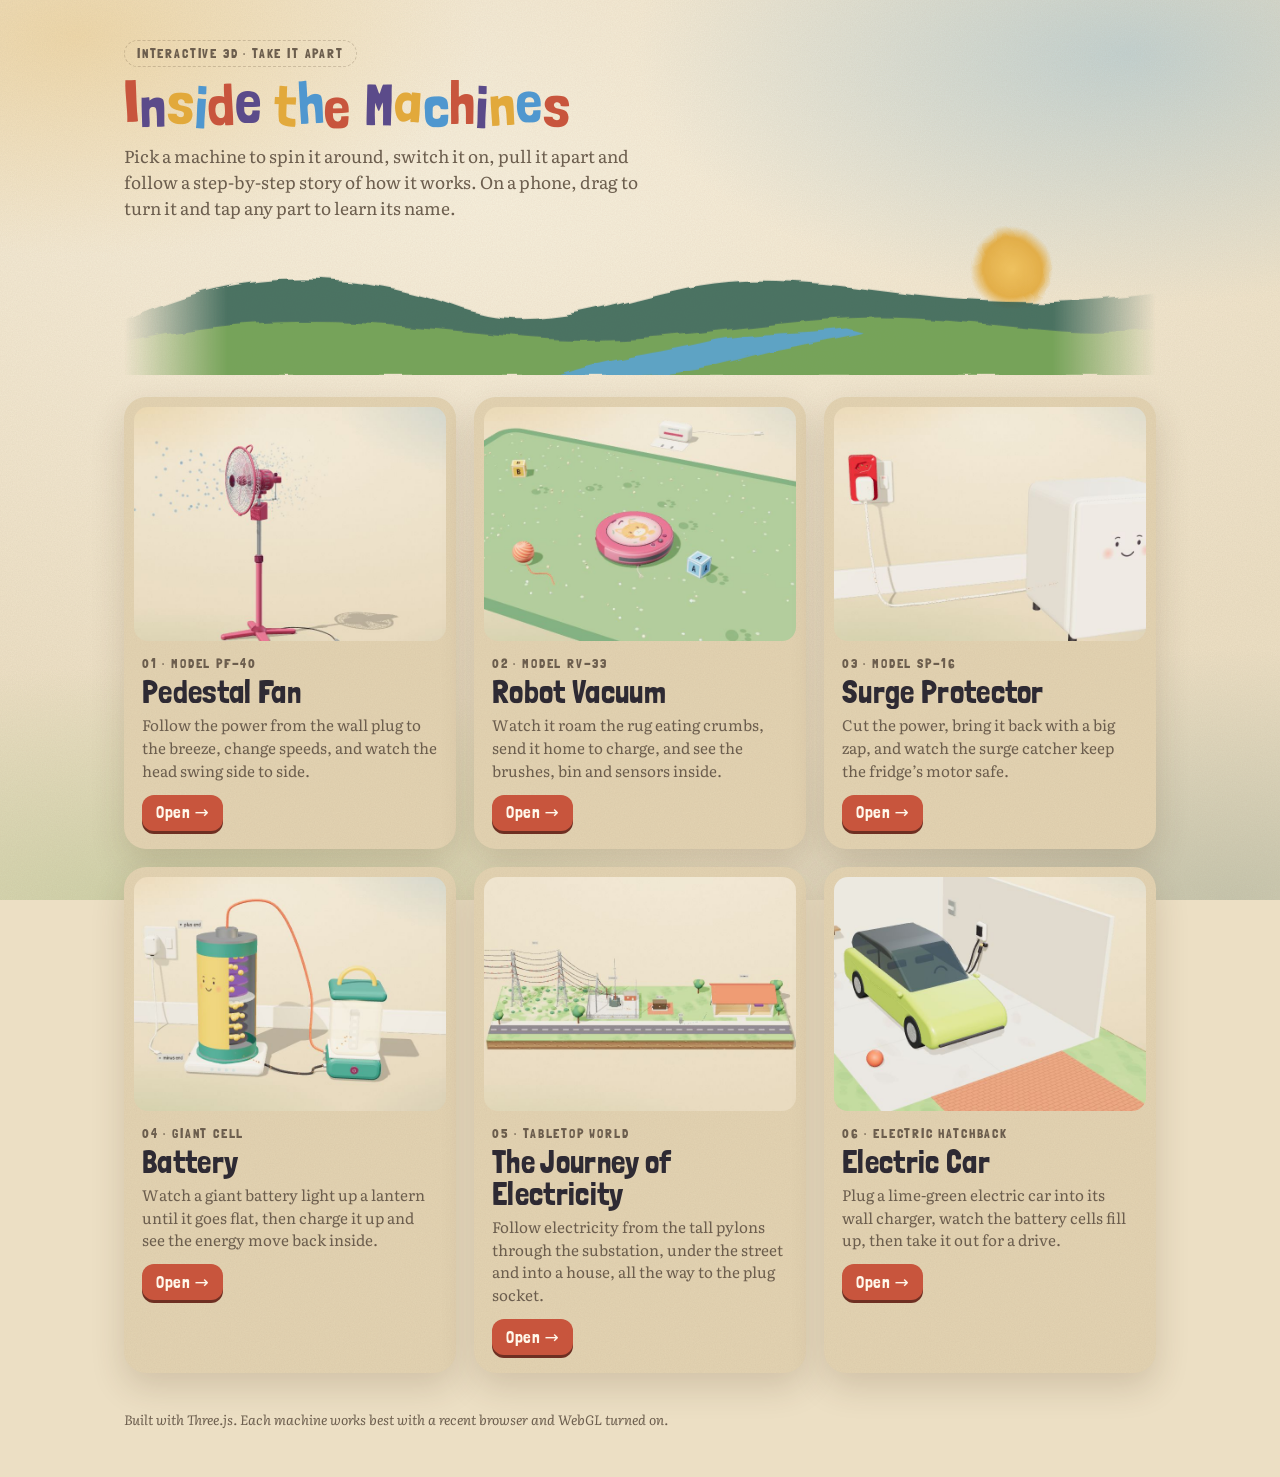
<file: index.html>
<!doctype html>
<html lang="en">
<head>
<meta charset="utf-8">
<meta name="viewport" content="width=device-width,initial-scale=1,viewport-fit=cover">
<meta name="theme-color" content="#d9e0e4" media="(prefers-color-scheme: light)">
<meta name="theme-color" content="#10181d" media="(prefers-color-scheme: dark)">
<title>Inside the Machines</title>
<meta name="description" content="Interactive 3D models of everyday machines. Pick one, take it apart, and learn how it works step by step.">
<meta property="og:title" content="Inside the Machines">
<meta property="og:description" content="Interactive 3D models of everyday machines. Pick one, take it apart, and learn how it works step by step.">
<link rel="icon" href="data:image/svg+xml,%3Csvg xmlns='http://www.w3.org/2000/svg' viewBox='0 0 100 100'%3E%3Ctext y='.9em' font-size='90'%3E%E2%9A%99%EF%B8%8F%3C/text%3E%3C/svg%3E">
<link rel="preconnect" href="https://fonts.googleapis.com">
<link rel="preconnect" href="https://fonts.gstatic.com" crossorigin>
<link rel="stylesheet" href="https://fonts.googleapis.com/css2?family=Londrina+Solid:wght@300;400;900&family=Literata:ital,opsz,wght@0,7..72,400..700;1,7..72,400&display=swap">
<style>
:root{
  --bg:#d9e0e4; --bg-hi:#eff3f4; --ink:#14212a; --muted:#52616b; --line:rgba(20,33,42,.14);
  --panel:rgba(248,250,250,.88); --panel-solid:#f8fafa; --glass:rgba(20,33,42,.10);
  --air:#1f73b2; --pink:#b2306b; --pink-soft:rgba(178,48,107,.12);
  --primary:#14212a; --on-primary:#f2f5f6;
  --f-display:"Archivo","Helvetica Neue",Arial,sans-serif;
  --f-body:"Instrument Sans",system-ui,-apple-system,"Segoe UI",Roboto,sans-serif;
  --f-mono:"IBM Plex Mono",ui-monospace,"SFMono-Regular",Menlo,Consolas,monospace;
  color-scheme:light;
}
@media (prefers-color-scheme: dark){
  :root:not([data-theme="light"]){
    --bg:#10181d; --bg-hi:#1b262d; --ink:#e5ecef; --muted:#97a6af; --line:rgba(229,236,239,.14);
    --panel:rgba(21,30,36,.88); --panel-solid:#162027; --glass:rgba(0,0,0,.35);
    --air:#6dbdf2; --pink:#f590c0; --pink-soft:rgba(245,144,192,.16);
    --primary:#e5ecef; --on-primary:#10181d; color-scheme:dark;
  }
}
:root[data-theme="dark"]{
  --bg:#10181d; --bg-hi:#1b262d; --ink:#e5ecef; --muted:#97a6af; --line:rgba(229,236,239,.14);
  --panel:rgba(21,30,36,.88); --panel-solid:#162027; --glass:rgba(0,0,0,.35);
  --air:#6dbdf2; --pink:#f590c0; --pink-soft:rgba(245,144,192,.16);
  --primary:#e5ecef; --on-primary:#10181d; color-scheme:dark;
}
*{box-sizing:border-box}
html{-webkit-text-size-adjust:100%}
body{
  margin:0; min-height:100vh; min-height:100dvh; color:var(--ink); font-family:var(--f-body); font-size:15px; line-height:1.5;
  background-color:var(--bg);
  background-image:radial-gradient(120% 85% at 38% 0%, var(--bg-hi), var(--bg) 72%);
  background-attachment:fixed;
  -webkit-tap-highlight-color:transparent;
}
.wrap{
  max-width:1080px; margin:0 auto;
  padding:calc(40px + env(safe-area-inset-top)) calc(24px + env(safe-area-inset-right)) calc(48px + env(safe-area-inset-bottom)) calc(24px + env(safe-area-inset-left));
}
header{display:grid; gap:10px; margin-bottom:32px}
.plate{justify-self:start; margin:0; font:500 11px/1 var(--f-mono); letter-spacing:.08em; text-transform:uppercase; color:var(--muted); border:1px solid var(--line); border-radius:3px; padding:5px 8px}
h1{margin:0; font-family:var(--f-display); font-weight:780; font-stretch:125%; font-size:clamp(1.7rem, 4.5vw, 2.8rem); line-height:1.02; letter-spacing:-.012em; text-wrap:balance}
.lede{margin:0; color:var(--muted); font-size:1.02rem; max-width:52ch}

.grid{list-style:none; margin:0; padding:0; display:grid; grid-template-columns:repeat(auto-fill, minmax(280px, 1fr)); gap:18px}
.card{
  display:grid; grid-template-rows:auto 1fr; height:100%; overflow:hidden; color:inherit; text-decoration:none;
  background:var(--panel); border:1px solid var(--line); border-radius:12px; box-shadow:0 12px 32px var(--glass);
  backdrop-filter:blur(14px); -webkit-backdrop-filter:blur(14px);
  transition:transform .18s ease, box-shadow .18s ease, border-color .18s ease;
}
.card:hover{transform:translateY(-3px); border-color:color-mix(in srgb, var(--ink) 28%, transparent); box-shadow:0 18px 40px var(--glass)}
.card:focus-visible{outline:2px solid var(--air); outline-offset:3px}
.thumb{aspect-ratio:4 / 3; background:#e3e9ec; border-bottom:1px solid var(--line); overflow:hidden}
.thumb img{display:block; width:100%; height:100%; object-fit:cover}
.body{display:grid; align-content:start; gap:6px; padding:16px 18px 18px}
.num{font:500 10.5px/1 var(--f-mono); letter-spacing:.1em; text-transform:uppercase; color:var(--muted)}
.card h2{margin:0; font-family:var(--f-display); font-weight:720; font-stretch:112%; font-size:1.22rem; line-height:1.15}
.card p{margin:0; color:var(--muted); font-size:.95rem}
.go{margin-top:6px; justify-self:start; display:inline-flex; align-items:center; gap:6px; height:36px; padding:0 14px; border-radius:8px; background:var(--primary); color:var(--on-primary); font:680 13.5px/1 var(--f-display); font-stretch:115%; letter-spacing:.01em}

footer{margin-top:36px; color:var(--muted); font-size:.85rem}

@media (max-width: 600px){
  .wrap{padding-top:calc(24px + env(safe-area-inset-top)); padding-left:calc(16px + env(safe-area-inset-left)); padding-right:calc(16px + env(safe-area-inset-right))}
  header{margin-bottom:22px}
  .grid{grid-template-columns:1fr; gap:14px}
}
@media (prefers-reduced-motion: reduce){ .card{transition:none} .card:hover{transform:none} }
</style>
<link rel="stylesheet" href="assets/storybook.css">
</head>
<body>
<div class="wrap">
  <header>
    <p class="plate">Interactive 3D · Take it apart</p>
    <h1>Inside the Machines</h1>
    <p class="lede">Pick a machine to spin it around, switch it on, pull it apart and follow a step-by-step story of how it works. On a phone, drag to turn it and tap any part to learn its name.</p>
  </header>

  <!-- painted landscape: sun, hills and a river, in the storybook palette -->
  <svg class="hills" viewBox="0 0 1000 150" preserveAspectRatio="none" aria-hidden="true">
    <defs>
      <filter id="wc" x="-5%" y="-20%" width="110%" height="140%"><feTurbulence type="fractalNoise" baseFrequency=".03" numOctaves="2" seed="4"/><feDisplacementMap in="SourceGraphic" scale="9"/></filter>
      <radialGradient id="sun" cx=".5" cy=".5" r=".5"><stop offset="0" stop-color="#f0bf55"/><stop offset=".7" stop-color="#e2a93b"/><stop offset="1" stop-color="#e2a93b" stop-opacity="0"/></radialGradient>
    </defs>
    <g filter="url(#wc)">
      <circle cx="860" cy="46" r="40" fill="url(#sun)" opacity=".9"/>
      <path d="M0 96 C120 40 230 50 330 86 C420 116 500 62 600 58 C720 54 800 96 1000 70 L1000 150 L0 150Z" fill="#2f5d50" opacity=".85"/>
      <path d="M0 118 C140 84 260 100 380 112 C520 126 640 88 760 94 C860 99 930 116 1000 104 L1000 150 L0 150Z" fill="#7aa858" opacity=".9"/>
      <path d="M420 150 C470 132 520 128 560 118 C600 108 650 110 700 104 L716 108 C672 118 628 124 596 134 C560 144 520 148 500 150Z" fill="#5aa3d6" opacity=".85"/>
    </g>
  </svg>

  <!-- To add a machine: put its page in a new folder (e.g. kettle/index.html), add a 720×540 image to assets/, and copy one <li> below. -->
  <ul class="grid">
    <li>
      <a class="card" href="fan/">
        <div class="thumb"><img src="assets/fan.jpg" alt="Pink pedestal fan blowing a stream of air" width="720" height="540" loading="lazy"></div>
        <div class="body">
          <span class="num">01 · Model PF-40</span>
          <h2>Pedestal Fan</h2>
          <p>Follow the power from the wall plug to the breeze, change speeds, and watch the head swing side to side.</p>
          <span class="go">Open &rarr;</span>
        </div>
      </a>
    </li>
    <li>
      <a class="card" href="robot-vacuum/">
        <div class="thumb"><img src="assets/robot-vacuum.jpg" alt="Pink robot vacuum with a cat face cleaning a play rug" width="720" height="540" loading="lazy"></div>
        <div class="body">
          <span class="num">02 · Model RV-33</span>
          <h2>Robot Vacuum</h2>
          <p>Watch it roam the rug eating crumbs, send it home to charge, and see the brushes, bin and sensors inside.</p>
          <span class="go">Open &rarr;</span>
        </div>
      </a>
    </li>
    <li>
      <a class="card" href="surge-protector/">
        <div class="thumb"><img src="assets/surge-protector.jpg" alt="Red surge protector plugged into a wall socket with a smiling mini fridge plugged into it" width="720" height="540" loading="lazy"></div>
        <div class="body">
          <span class="num">03 · Model SP-16</span>
          <h2>Surge Protector</h2>
          <p>Cut the power, bring it back with a big zap, and watch the surge catcher keep the fridge’s motor safe.</p>
          <span class="go">Open &rarr;</span>
        </div>
      </a>
    </li>
    <li>
      <a class="card" href="battery/">
        <div class="thumb"><img src="assets/battery.jpg" alt="Giant smiling battery with a window showing gold energy balls inside, wired to a small lantern" width="720" height="540" loading="lazy"></div>
        <div class="body">
          <span class="num">04 · Giant cell</span>
          <h2>Battery</h2>
          <p>Watch a giant battery light up a lantern until it goes flat, then charge it up and see the energy move back inside.</p>
          <span class="go">Open &rarr;</span>
        </div>
      </a>
    </li>
    <li>
      <a class="card" href="power-journey/">
        <div class="thumb"><img src="assets/power-journey.jpg" alt="A tabletop world with pylons, a fenced substation, a brown mini-sub, a grey kiosk and a house beside a road" width="720" height="540" loading="lazy"></div>
        <div class="body">
          <span class="num">05 · Tabletop world</span>
          <h2>The Journey of Electricity</h2>
          <p>Follow electricity from the tall pylons through the substation, under the street and into a house, all the way to the plug socket.</p>
          <span class="go">Open &rarr;</span>
        </div>
      </a>
    </li>
    <li>
      <a class="card" href="electric-car/">
        <div class="thumb"><img src="assets/electric-car.jpg" alt="A lime-green electric car parked in a garage next to a wall charger" width="720" height="540" loading="lazy"></div>
        <div class="body">
          <span class="num">06 · Electric hatchback</span>
          <h2>Electric Car</h2>
          <p>Plug a lime-green electric car into its wall charger, watch the battery cells fill up, then take it out for a drive.</p>
          <span class="go">Open &rarr;</span>
        </div>
      </a>
    </li>
  </ul>

  <footer>Built with Three.js. Each machine works best with a recent browser and WebGL turned on.</footer>
</div>
<script src="assets/storybook.js"></script>
</body>
</html>
</file>
<file: assets/storybook.css>
/* Storybook theme, shared by the menu and every machine page.
   Loaded after each page's own styles, so it overrides their tokens and components.
   Palette: parchment paper, kraft-tan cards, and saturated but earthy colours
   (forest teal, river blue, mustard, terracotta, plum). */

:root{
  --bg:#ecdfc4; --bg-hi:#f7efdc; --ink:#2e2a33; --muted:#6c5e4e; --line:rgba(70,50,30,.2);
  --panel:rgba(220,202,165,.94); --panel-solid:#dccaa5; --card:#e3d3b2; --glass:rgba(70,45,20,.16);
  --key:#f7efdc; --key-edge:#8d7a5c; --key-down:#e6d7b8;
  --volt:#d9862a; --air:#3f86c4; --stop:#c4462f; --teal:#2f7d6d; --lamp:#b5a58a;
  --primary:#c8553d; --on-primary:#fff7ea; --shadow:.2;
  --pink:#7b4f9e; --pink-soft:rgba(123,79,158,.14);
  --mustard:#e2a93b; --sky:#5aa3d6; --plum:#5b4b8a; --terracotta:#c8553d; --forest:#2f5d50; --leaf:#7aa858;
  --c1:#c8553d; --c2:#5b4b8a; --c3:#e2a93b; --c4:#4f97cf;
  --f-display:"Londrina Solid","Chalkboard SE","Comic Sans MS",system-ui,sans-serif;
  --f-body:"Literata",Georgia,"Times New Roman",serif;
  --f-mono:"Londrina Solid","Chalkboard SE",system-ui,sans-serif;
  --paper:url("data:image/svg+xml,%3Csvg xmlns='http://www.w3.org/2000/svg' width='240' height='240'%3E%3Cfilter id='n'%3E%3CfeTurbulence type='fractalNoise' baseFrequency='.8' numOctaves='3' stitchTiles='stitch'/%3E%3CfeColorMatrix values='0 0 0 0 .35 0 0 0 0 .26 0 0 0 0 .16 0 0 0 .11 0'/%3E%3C/filter%3E%3Crect width='100%25' height='100%25' filter='url(%23n)'/%3E%3C/svg%3E");
  color-scheme:light;
}
@media (prefers-color-scheme: dark){
  :root:not([data-theme="light"]){
    --bg:#1c2a2f; --bg-hi:#29393d; --ink:#f2e7d0; --muted:#bfae93; --line:rgba(242,231,208,.16);
    --panel:rgba(60,51,38,.94); --panel-solid:#3c3326; --card:#3a3226; --glass:rgba(0,0,0,.42);
    --key:#43392b; --key-edge:#17120c; --key-down:#332b20;
    --volt:#f0aa48; --air:#7bb9e6; --stop:#ea7a5e; --teal:#62c1aa; --lamp:#54493a;
    --primary:#e27a57; --on-primary:#1c2a2f; --shadow:.5;
    --pink:#c9a6ea; --pink-soft:rgba(201,166,234,.16);
    --c1:#ec8a68; --c2:#a99be0; --c3:#f0c060; --c4:#82c0ec;
    color-scheme:dark;
  }
}
:root[data-theme="dark"]{
  --bg:#1c2a2f; --bg-hi:#29393d; --ink:#f2e7d0; --muted:#bfae93; --line:rgba(242,231,208,.16);
  --panel:rgba(60,51,38,.94); --panel-solid:#3c3326; --card:#3a3226; --glass:rgba(0,0,0,.42);
  --key:#43392b; --key-edge:#17120c; --key-down:#332b20;
  --volt:#f0aa48; --air:#7bb9e6; --stop:#ea7a5e; --teal:#62c1aa; --lamp:#54493a;
  --primary:#e27a57; --on-primary:#1c2a2f; --shadow:.5;
  --pink:#c9a6ea; --pink-soft:rgba(201,166,234,.16);
  --c1:#ec8a68; --c2:#a99be0; --c3:#f0c060; --c4:#82c0ec;
  color-scheme:dark;
}

/* paper and soft watercolour washes behind everything */
body{
  font-family:var(--f-body); font-size:16px;
  background-color:var(--bg);
  background-image:
    var(--paper),
    radial-gradient(55% 40% at 88% 6%, rgba(90,163,214,.30), transparent 70%),
    radial-gradient(45% 35% at 6% 4%, rgba(226,169,59,.26), transparent 70%),
    radial-gradient(70% 40% at 12% 102%, rgba(122,168,88,.28), transparent 70%),
    radial-gradient(60% 40% at 96% 100%, rgba(47,93,80,.20), transparent 70%),
    radial-gradient(120% 85% at 38% 22%, var(--bg-hi), var(--bg) 72%);
  background-attachment:fixed;
}

/* big wobbly multicolour headings (letters are split into spans by storybook.js) */
h1{
  font-family:var(--f-display); font-weight:400; font-stretch:normal; letter-spacing:.01em;
  font-size:clamp(2.3rem, 4.6vw, 3.9rem); line-height:.95;
}
h1 .ltr{ display:inline-block; transform:translateY(var(--y, 0)) rotate(var(--r, 0deg)); }
h1 .ltr-0{ color:var(--c1) } h1 .ltr-1{ color:var(--c2) } h1 .ltr-2{ color:var(--c3) } h1 .ltr-3{ color:var(--c4) }

.plate{
  font-family:var(--f-mono); font-weight:400; font-size:13px; letter-spacing:.14em; line-height:1;
  color:var(--muted); border:1.5px dashed var(--line); border-radius:999px; padding:6px 12px;
}
.hint{ font-family:var(--f-body); font-style:italic; }
.readout dt{ font-family:var(--f-mono); font-weight:400; font-size:12.5px; letter-spacing:.12em; }
.readout dd{ font-family:var(--f-body); font-weight:600; font-size:15px; font-variant-numeric:tabular-nums lining-nums; }
.back{ font-family:var(--f-mono); font-weight:400; font-size:15px; letter-spacing:.1em; color:var(--ink); }

/* chunky painted buttons */
.btn, .nav-btn{
  font-family:var(--f-display); font-weight:400; font-size:17px; letter-spacing:.03em;
  background:var(--key); color:var(--ink); border:0; border-radius:14px;
  box-shadow:0 3px 0 var(--key-edge), 0 6px 14px var(--glass);
  backdrop-filter:none; -webkit-backdrop-filter:none;
  transition:transform .08s ease, box-shadow .08s ease;
}
.btn:hover, .nav-btn:hover{ border-color:transparent; filter:brightness(1.03); }
.btn:active, .nav-btn:active{ transform:translateY(2px); box-shadow:0 1px 0 var(--key-edge), 0 3px 8px var(--glass); }
.btn.primary, .nav-btn.next{
  background:var(--primary); color:var(--on-primary); font-family:var(--f-display); font-weight:400; font-stretch:normal;
  box-shadow:0 3px 0 color-mix(in srgb, var(--primary) 55%, #000), 0 6px 14px var(--glass);
}
.btn.plain-btn{ background:transparent; box-shadow:none; color:var(--muted); }
.nav-btn:disabled{ box-shadow:none; }
.btn[aria-pressed="true"] .lamp{ background:var(--teal); box-shadow:0 0 0 3px color-mix(in srgb, var(--teal) 28%, transparent); }
.lamp{ width:9px; height:9px; }

/* fan speed keys */
.keys{ background:var(--panel-solid); background-image:var(--paper); border:0; border-radius:16px; box-shadow:0 6px 16px var(--glass); }
.keys-label{ font-family:var(--f-mono); font-size:13px; letter-spacing:.12em; }
.key{ font-family:var(--f-display); font-size:19px; background:var(--key); border-color:var(--key-edge); border-radius:8px 8px 10px 10px; }
.key[data-speed="0"]{ color:var(--stop); }

/* the kraft-paper walkthrough card */
.guide{
  background-color:var(--panel-solid); background-image:var(--paper);
  border:0; border-radius:20px; box-shadow:0 14px 34px var(--glass);
  backdrop-filter:none; -webkit-backdrop-filter:none;
}
.eyebrow{ font-family:var(--f-mono); font-size:14px; letter-spacing:.14em; color:var(--muted); }
.count{ font-family:var(--f-body); font-style:italic; font-size:13px; }
.guide h2{ font-family:var(--f-display); font-weight:400; font-stretch:normal; font-size:1.85rem; line-height:1; letter-spacing:.01em; color:var(--ink); }
.guide-body{ font-family:var(--f-body); font-size:1.02rem; line-height:1.6; }
.spec{ font-family:var(--f-body); border-top:2px dotted var(--line); }
.try{ font-family:var(--f-display); font-size:13px; letter-spacing:.1em; color:#2e2a33; background:var(--mustard); border-radius:999px; padding:3px 9px; }
.dots button::before{ height:6px; border-radius:3px; }
.dots button[aria-current="step"]::before{ background:var(--primary); }
.fold{ font-family:var(--f-mono); font-size:13px; letter-spacing:.1em; background:var(--key); border:0; box-shadow:0 2px 0 var(--key-edge); }
.grip{ background:color-mix(in srgb, var(--ink) 30%, transparent) !important; }

/* hover tips and explode labels */
.tip{ background:var(--panel-solid); background-image:var(--paper); border:0; border-radius:14px; box-shadow:0 10px 26px var(--glass); font-family:var(--f-body); font-size:14px; }
.tip b{ font-family:var(--f-display); font-weight:400; font-stretch:normal; font-size:18px; letter-spacing:.02em; }
.lbl-name{ font-family:var(--f-display); font-weight:400; font-stretch:normal; font-size:15px; letter-spacing:.03em; background:var(--key); border:0; border-radius:10px; padding:4px 9px; box-shadow:0 2px 0 var(--key-edge), 0 4px 10px var(--glass); }
.lbl-pin{ background:var(--primary); }
.lbl.hot .lbl-name{ box-shadow:0 0 0 3px color-mix(in srgb, var(--mustard) 70%, transparent); }
.fail div{ background:var(--panel-solid); border:0; border-radius:18px; }
.fail h2{ font-family:var(--f-display); font-weight:400; }

/* menu page */
.lede{ font-family:var(--f-body); font-size:1.08rem; }
.card{
  background-color:var(--card); background-image:var(--paper); border:0; border-radius:22px;
  box-shadow:0 14px 34px var(--glass); backdrop-filter:none; -webkit-backdrop-filter:none;
}
.card:hover{ transform:translateY(-4px) rotate(-.4deg); box-shadow:0 20px 40px var(--glass); }
.card .thumb{ border-bottom:0; margin:10px 10px 0; border-radius:14px; }
.card .num{ font-family:var(--f-mono); font-size:13px; letter-spacing:.14em; }
.card h2{ font-family:var(--f-display); font-weight:400; font-stretch:normal; font-size:2rem; line-height:1; letter-spacing:.01em; }
.card p{ font-family:var(--f-body); }
.go{ font-family:var(--f-display); font-weight:400; font-stretch:normal; font-size:17px; letter-spacing:.04em; background:var(--primary); color:var(--on-primary); border-radius:12px; box-shadow:0 3px 0 color-mix(in srgb, var(--primary) 55%, #000); }
footer{ font-family:var(--f-body); font-style:italic; }
.hills{ display:block; width:100%; height:auto; margin:-6px 0 22px;
  -webkit-mask-image:linear-gradient(to right, transparent, #000 10%, #000 90%, transparent); mask-image:linear-gradient(to right, transparent, #000 10%, #000 90%, transparent); }

@media (max-width: 760px){
  h1{ font-size:2rem; }
  .masthead .plate{ font-size:11px; padding:4px 10px; }
  .readout dt{ font-size:11px; }
  .readout dd{ font-size:14px; }
  .back{ font-size:13px; }
  .btn{ font-size:16px; }
  .guide h2{ font-size:1.55rem; }
  .guide-body{ font-size:.98rem; }
}
@media (max-width: 380px){
  h1{ font-size:1.85rem; }
  .btn{ font-size:15px; }
  .readout dd{ font-size:13.5px; }
}
@media (prefers-reduced-motion: reduce){
  .btn, .nav-btn{ transition:none; }
  .card:hover{ transform:none; }
}
.wrap > header{ margin-bottom:6px; }
</file>
